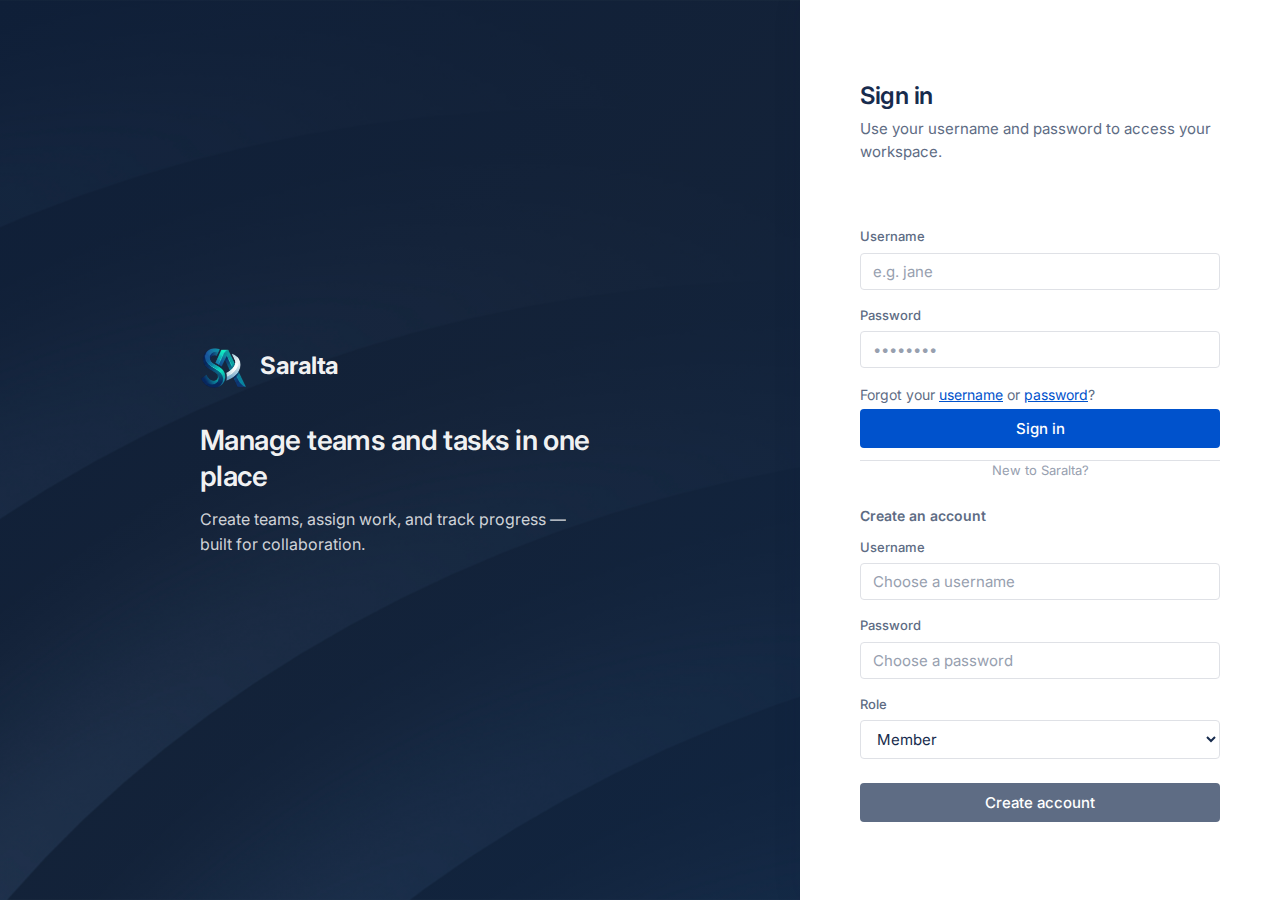
<file: frontend/index.html>
<!DOCTYPE html>
<html lang="en">
<head>
    <meta charset="UTF-8">
    <meta name="viewport" content="width=device-width, initial-scale=1.0">
    <title>Sign in — Saralta</title>
    <link rel="stylesheet" href="css/style.css">
    <link rel="preconnect" href="https://fonts.googleapis.com">
    <link rel="preconnect" href="https://fonts.gstatic.com" crossorigin>
    <link href="https://fonts.googleapis.com/css2?family=Inter:wght@400;500;600;700&display=swap" rel="stylesheet">
</head>
<body class="auth-page">
    <!-- Left: Branding (split style) -->
    <div class="auth-left">
        <div class="auth-brand">
            <div class="auth-logo">
                <img src="assets/logo.png" alt="Saralta" class="logo-img">
                <span>Saralta</span>
            </div>
            <h2>Manage teams and tasks in one place</h2>
            <p>Create teams, assign work, and track progress — built for collaboration.</p>
        </div>
    </div>

    <!-- Right: Sign in & Create account forms -->
    <div class="auth-right">
        <div class="auth-form-wrap">
            <h1 class="auth-title">Sign in</h1>
            <p class="auth-desc">Use your username and password to access your workspace.</p>

            <div id="auth-msg" class="auth-msg" role="alert" hidden></div>

            <form id="login-form" class="auth-form" onsubmit="login(event)">
                <div class="form-group">
                    <label for="username">Username</label>
                    <input type="text" id="username" name="username" placeholder="e.g. jane" required autocomplete="username">
                </div>
                <div class="form-group">
                    <label for="password">Password</label>
                    <input type="password" id="password" name="password" placeholder="••••••••" required autocomplete="current-password">
                </div>
                <div class="auth-support">
                    <p class="auth-support-text">
                        Forgot your
                        <a href="#" class="auth-link" onclick="showResetHelp('username'); return false;">username</a>
                        or
                        <a href="#" class="auth-link" onclick="showResetHelp('password'); return false;">password</a>?
                    </p>
                    <p id="auth-support-detail" class="auth-support-detail" hidden></p>
                </div>
                <button type="submit" class="btn btn-primary btn-block">Sign in</button>
            </form>

            <div id="reset-username-panel" class="auth-reset-panel" hidden>
                <h3 class="auth-subtitle">Reset username</h3>
                <p class="auth-reset-text">Use this if you know your user ID and password but forgot your username.</p>
                <form id="reset-username-form" class="auth-form auth-form--compact" onsubmit="resetUsername(event)">
                    <div class="form-group">
                        <label for="reset-username-user-id">User ID</label>
                        <input type="number" id="reset-username-user-id" placeholder="Enter your user ID" required>
                    </div>
                    <div class="form-group">
                        <label for="reset-current-password">Current password</label>
                        <input type="password" id="reset-current-password" placeholder="Current password" required>
                    </div>
                    <div class="form-group">
                        <label for="reset-new-username">New username</label>
                        <input type="text" id="reset-new-username" placeholder="Choose a new username" required>
                    </div>
                    <button type="submit" class="btn btn-secondary btn-block">Update username</button>
                </form>
            </div>

            <div id="reset-password-panel" class="auth-reset-panel" hidden>
                <h3 class="auth-subtitle">Reset password</h3>
                <p class="auth-reset-text">Use this if you know your user ID and username but forgot your password.</p>
                <form id="reset-password-form" class="auth-form auth-form--compact" onsubmit="resetPassword(event)">
                    <div class="form-group">
                        <label for="reset-password-user-id">User ID</label>
                        <input type="number" id="reset-password-user-id" placeholder="Enter your user ID" required>
                    </div>
                    <div class="form-group">
                        <label for="reset-password-username">Username</label>
                        <input type="text" id="reset-password-username" placeholder="Your username" required>
                    </div>
                    <div class="form-group">
                        <label for="reset-new-password">New password</label>
                        <input type="password" id="reset-new-password" placeholder="New password" required>
                    </div>
                    <div class="form-group">
                        <label for="reset-new-password-confirm">Confirm new password</label>
                        <input type="password" id="reset-new-password-confirm" placeholder="Repeat new password" required>
                    </div>
                    <button type="submit" class="btn btn-secondary btn-block">Update password</button>
                </form>
            </div>

            <div class="auth-divider"><span>New to Saralta?</span></div>

            <form id="register-form" class="auth-form" onsubmit="signup(event)">
                <h3 class="auth-subtitle">Create an account</h3>
                <div class="form-group">
                    <label for="reg-username">Username</label>
                    <input type="text" id="reg-username" name="username" placeholder="Choose a username" required autocomplete="username">
                </div>
                <div class="form-group">
                    <label for="reg-password">Password</label>
                    <input type="password" id="reg-password" name="password" placeholder="Choose a password" required autocomplete="new-password">
                </div>
                <div class="form-group">
                    <label for="reg-role">Role</label>
                    <select id="reg-role" name="role">
                        <option value="Member">Member</option>
                        <option value="Admin">Admin</option>
                    </select>
                </div>
                <button type="submit" class="btn btn-secondary btn-block">Create account</button>
            </form>
        </div>
    </div>

    <script src="js/api.js"></script>
    <script src="js/auth.js"></script>
</body>
</html>
</file>
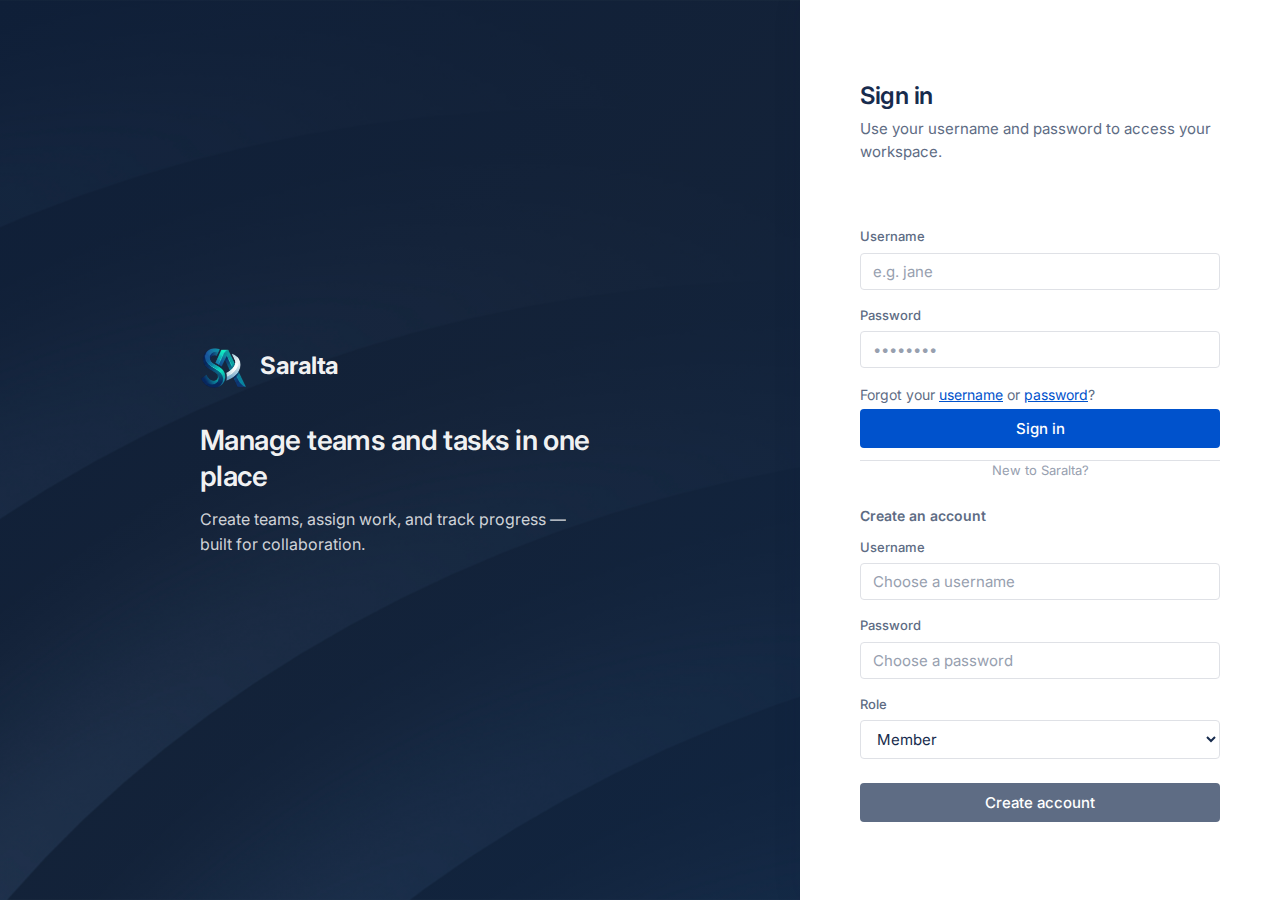
<file: frontend/dashboard.html>
<!DOCTYPE html>
<html lang="en">

<head>
    <meta charset="UTF-8">
    <meta name="viewport" content="width=device-width, initial-scale=1.0">
    <title>Dashboard — Saralta</title>
    <link rel="stylesheet" href="css/style.css?v=5">
    <link rel="preconnect" href="https://fonts.googleapis.com">
    <link rel="preconnect" href="https://fonts.gstatic.com" crossorigin>
    <link href="https://fonts.googleapis.com/css2?family=Inter:wght@400;500;600;700&display=swap" rel="stylesheet">
</head>

<body class="app-body">
    <header class="topbar">
        <div class="topbar-left">
            <div class="app-logo">
                <img src="assets/logo.png" alt="Saralta" class="logo-img">
                <span>Saralta</span>
            </div>
        </div>
        <div class="topbar-right">
            <div class="user-info">
                <div class="user-avatar" id="user-avatar"></div>
                <div class="user-meta">
                    <span class="user-name" id="user-badge">User</span>
                    <span class="user-role">ID: <span id="topbar-user-id">—</span> · <span
                            id="user-role">Member</span></span>
                </div>
            </div>
            <button type="button" class="btn btn-ghost btn-chat" onclick="toggleChatPanel()">Chat</button>
            <button type="button" class="btn btn-ghost btn-logout" onclick="logout()">Log out</button>
        </div>
    </header>

    <div class="dashboard-layout">
        <aside class="sidebar" aria-label="Teams navigation">
            <div class="sidebar-inner">
                <div class="sidebar-title">Teams</div>
                <nav class="sidebar-nav">
                    <button type="button" class="sidebar-item sidebar-item--active" id="team-nav-all"
                        onclick="selectTeamForView(null)">
                        <span class="sidebar-dot" aria-hidden="true"></span>
                        <span class="sidebar-label">All teams</span>
                    </button>
                    <div id="team-nav-list" class="sidebar-list" role="list"></div>
                </nav>
            </div>
        </aside>

        <main class="main-content">
            <!-- Welcome strip -->
            <section class="dashboard-hero">
                <div class="hero-greeting">
                    <h1 class="hero-title">Hi, <span id="hero-username">there</span></h1>
                    <p class="hero-desc">Here’s your workspace overview. <strong>Your user ID: <span
                                id="hero-user-id">—</span></strong> , <strong>Your username: <span
                                id="hero-username-desc"></span></strong> — use this when assigning tasks to yourself or
                        when others add you to a team.</p>
                </div>
                <div class="hero-stats">
                    <div class="stat-pill">
                        <span class="stat-value" id="stat-teams">0</span>
                        <span class="stat-label">Teams</span>
                    </div>
                    <div class="stat-pill">
                        <span class="stat-value" id="stat-tasks">0</span>
                        <span class="stat-label">Tasks</span>
                    </div>
                    <div class="stat-pill">
                        <span class="stat-value" id="stat-due-today">0</span>
                        <span class="stat-label">Due today</span>
                    </div>
                    <div class="stat-pill">
                        <span class="stat-value" id="stat-due-week">0</span>
                        <span class="stat-label">Due this week</span>
                    </div>
                </div>
            </section>

            <!-- Teams -->
            <section class="content-section" id="teams">
                <div class="section-head">
                    <span class="section-icon" aria-hidden="true">
                        <svg viewBox="0 0 24 24" fill="none" stroke="currentColor" stroke-width="2">
                            <path d="M17 21v-2a4 4 0 0 0-4-4H5a4 4 0 0 0-4 4v2" />
                            <circle cx="9" cy="7" r="4" />
                            <path d="M23 21v-2a4 4 0 0 0-3-3.87" />
                            <path d="M16 3.13a4 4 0 0 1 0 7.75" />
                        </svg>
                    </span>
                    <h2 class="section-title">Teams</h2>
                </div>
                <div class="cards-row">
                    <div class="card card--create" id="team-section">
                        <div class="card-icon-wrap">
                            <svg class="card-icon" viewBox="0 0 24 24" fill="none" stroke="currentColor"
                                stroke-width="2">
                                <line x1="12" y1="5" x2="12" y2="19" />
                                <line x1="5" y1="12" x2="19" y2="12" />
                            </svg>
                        </div>
                        <h3 class="card-title">Create team</h3>
                        <div class="form-group">
                            <input type="text" id="team-name" placeholder="e.g. Engineering" class="input">
                        </div>
                        <button type="button" class="btn btn-primary" onclick="createTeam()">Create team</button>
                    </div>
                    <div class="card card--action" id="activity-section">
                        <div class="card-icon-wrap">
                            <svg class="card-icon" viewBox="0 0 24 24" fill="none" stroke="currentColor"
                                stroke-width="2">
                                <path d="M3 13h4l3 7 4-14 3 7h4" />
                            </svg>
                        </div>
                        <h3 class="card-title">Create activity</h3>
                        <div class="form-group">
                            <label for="activity-team">Team</label>
                            <select id="activity-team">
                                <option value="">Select team</option>
                            </select>
                        </div>
                        <div class="form-group">
                            <label for="activity-name">Activity name</label>
                            <input type="text" id="activity-name" placeholder="e.g. Division A or Project X"
                                class="input">
                        </div>
                        <div class="form-group">
                            <label for="activity-type">Type</label>
                            <select id="activity-type">
                                <option value="Division">Division</option>
                                <option value="Project">Project</option>
                            </select>
                        </div>
                        <button type="button" class="btn btn-primary" onclick="createActivity()">Create
                            activity</button>
                    </div>
                    <div class="card card--list">
                        <div class="card-icon-wrap">
                            <svg class="card-icon" viewBox="0 0 24 24" fill="none" stroke="currentColor"
                                stroke-width="2">
                                <path d="M17 21v-2a4 4 0 0 0-4-4H5a4 4 0 0 0-4 4v2" />
                                <circle cx="9" cy="7" r="4" />
                                <path d="M23 21v-2a4 4 0 0 0-3-3.87" />
                                <path d="M16 3.13a4 4 0 0 1 0 7.75" />
                            </svg>
                        </div>
                        <h3 class="card-title">My teams</h3>
                        <div id="teams-list" class="teams-list"></div>
                    </div>
                    <div class="card card--action" id="member-section">
                        <div class="card-icon-wrap">
                            <svg class="card-icon" viewBox="0 0 24 24" fill="none" stroke="currentColor"
                                stroke-width="2">
                                <path d="M16 21v-2a4 4 0 0 0-4-4H5a4 4 0 0 0-4 4v2" />
                                <circle cx="8.5" cy="7" r="4" />
                                <line x1="20" y1="8" x2="20" y2="14" />
                                <line x1="23" y1="11" x2="17" y2="11" />
                            </svg>
                        </div>
                        <h3 class="card-title">Add member to team</h3>
                        <div class="form-group">
                            <label for="add-member-team">Team</label>
                            <select id="add-member-team">
                                <option value="">Select team</option>
                            </select>
                        </div>
                        <div class="form-group">
                            <label for="add-member-user">User</label>
                            <select id="add-member-user">
                                <option value="">Select user</option>
                            </select>
                        </div>
                        <div class="form-group">
                            <label for="add-member-role">Role</label>
                            <select id="add-member-role">
                                <option value="Member">Member</option>
                                <option value="Team Lead">Team Lead</option>
                                <option value="Group Head">Group Head</option>
                                <option value="Project Director">Project Director</option>

                                <option value="Admin">Admin</option>
                            </select>
                        </div>
                        <button type="button" class="btn btn-primary" onclick="addMemberToTeam()">Add member</button>
                    </div>
                    <!-- Admin-only management cards -->
                    <div class="card card--action" id="delete-team-card">
                        <div class="card-icon-wrap">
                            <svg class="card-icon" viewBox="0 0 24 24" fill="none" stroke="currentColor"
                                stroke-width="2">
                                <path d="M3 6h18" />
                                <path d="M8 6V4a2 2 0 0 1 2-2h4a2 2 0 0 1 2 2v2" />
                                <path d="M6 6l1 14a2 2 0 0 0 2 2h6a2 2 0 0 0 2-2l1-14" />
                            </svg>
                        </div>
                        <h3 class="card-title">Delete team</h3>
                        <p class="card-help-text">Global admin only. Teams with members, activities, or tasks cannot be
                            deleted.</p>
                        <div class="form-group">
                            <label for="delete-team-select">Team</label>
                            <select id="delete-team-select">
                                <option value="">Select team</option>
                            </select>
                        </div>
                        <button type="button" class="btn btn-danger" onclick="confirmDeleteTeam()">Delete team</button>
                    </div>

                    <div class="card card--action" id="remove-member-card">
                        <div class="card-icon-wrap">
                            <svg class="card-icon" viewBox="0 0 24 24" fill="none" stroke="currentColor"
                                stroke-width="2">
                                <path d="M16 21v-2a4 4 0 0 0-4-4H5a4 4 0 0 0-4 4v2" />
                                <circle cx="8.5" cy="7" r="4" />
                                <line x1="20" y1="8" x2="20" y2="14" />
                                <line x1="23" y1="11" x2="17" y2="11" />
                            </svg>
                        </div>
                        <h3 class="card-title">Remove member</h3>
                        <div class="form-group">
                            <label for="remove-member-team">Team</label>
                            <select id="remove-member-team">
                                <option value="">Select team</option>
                            </select>
                        </div>
                        <div class="form-group">
                            <label for="remove-member-user">Team member</label>
                            <select id="remove-member-user">
                                <option value="">Select member</option>
                            </select>
                        </div>
                        <button type="button" class="btn btn-danger" onclick="confirmRemoveMember()">Remove
                            member</button>
                    </div>

                </div>
            </section>

            <!-- User Management (Admin / Division Head) -->
            <section class="content-section" id="users-section" style="display:none;">
                <div class="section-head">
                    <span class="section-icon" aria-hidden="true">
                        <svg viewBox="0 0 24 24" fill="none" stroke="currentColor" stroke-width="2">
                            <path d="M17 21v-2a4 4 0 0 0-4-4H5a4 4 0 0 0-4 4v2" />
                            <circle cx="9" cy="7" r="4" />
                            <path d="M23 21v-2a4 4 0 0 0-3-3.87" />
                            <path d="M16 3.13a4 4 0 0 1 0 7.75" />
                        </svg>
                    </span>
                    <h2 class="section-title">Manage Users</h2>
                </div>
                <div class="card card--users-mgmt">
                    <div class="users-mgmt-toolbar">
                        <div class="users-mgmt-search">
                            <label for="users-search" class="sr-only">Search by username</label>
                            <input type="text" id="users-search" class="input" placeholder="Search by username…" aria-label="Search users">
                        </div>
                        <div class="users-mgmt-filter">
                            <label for="users-role-filter">Filter by role</label>
                            <select id="users-role-filter" class="input">
                                <option value="">All roles</option>
                                <option value="member">Member</option>
                                <option value="division head">Division Head</option>
                                <option value="admin">Admin</option>
                            </select>
                        </div>
                    </div>
                    <div class="table-wrap">
                        <table class="data-table" id="users-table">
                            <thead>
                                <tr>
                                    <th>ID</th>
                                    <th>Username</th>
                                    <th>Global Role</th>
                                    <th>Change role</th>
                                </tr>
                            </thead>
                            <tbody id="users-table-body">
                                <!-- Populated by JS -->
                            </tbody>
                        </table>
                    </div>
                    <p class="users-mgmt-hint">Filter by &quot;Member&quot; to find users to promote to Division Head. Use the quick buttons to set role.</p>
                </div>
            </section>

            <!-- Create task -->
            <section class="content-section" id="create-task">
                <div class="section-head">
                    <span class="section-icon" aria-hidden="true">
                        <svg viewBox="0 0 24 24" fill="none" stroke="currentColor" stroke-width="2">
                            <path d="M9 11l3 3L22 4" />
                            <path d="M21 12v7a2 2 0 0 1-2 2H5a2 2 0 0 1-2-2V5a2 2 0 0 1 2-2h11" />
                        </svg>
                    </span>
                    <h2 class="section-title">Create task</h2>
                </div>
                <div class="card card-wide card--form">
                    <div class="form-grid">
                        <div class="form-group">
                            <label for="task-team">Team</label>
                            <select id="task-team" required>
                                <option value="">Select team</option>
                            </select>
                        </div>
                        <div class="form-group">
                            <label for="task-activity">Activity (Division / Project)</label>
                            <select id="task-activity">
                                <option value="">Select team first</option>
                            </select>
                        </div>
                        <div class="form-group">
                            <label for="task-title">Title</label>
                            <input type="text" id="task-title" placeholder="Task title" class="input">
                        </div>
                        <div class="form-group form-group-full">
                            <label for="task-desc">Description</label>
                            <textarea id="task-desc" placeholder="Add a description (optional)" rows="2"
                                class="input"></textarea>
                        </div>
                        <div class="form-group">
                            <label for="task-type">Task type</label>
                            <select id="task-type" class="input">
                                <option value="Normal" selected>Normal</option>
                                <option value="Technical">Technical</option>
                                <option value="Procurement">Procurement</option>
                            </select>
                            <p class="form-hint form-hint--type" id="task-type-hint" style="display:none;">Technical and Procurement require approval from Admin, Division Head, Team Lead, or Project Director.</p>
                        </div>
                        <div class="form-group">
                            <label for="task-priority">Priority</label>
                            <select id="task-priority">
                                <option value="Low">Low</option>
                                <option value="Medium" selected>Medium</option>
                                <option value="High">High</option>
                            </select>
                        </div>
                        <div class="form-group">
                            <label for="task-due">Due date</label>
                            <input type="date" id="task-due" class="input">
                        </div>
                        <div class="form-group" id="task-single-assign-wrap" style="display:none;">
                            <label for="task-assignee">Assign to</label>
                            <select id="task-assignee">
                                <option value="">Optional — select team first</option>
                            </select>
                        </div>
                        <div class="form-group" id="task-lead-wrap" style="display:none;">
                            <label for="task-lead">Lead Person (Optional)</label>
                            <select id="task-lead">
                                <option value="">Select team first</option>
                            </select>
                        </div>
                        <div class="form-group" id="task-share-wrap" style="display:none;">
                            <label for="task-share">% Share (Optional)</label>
                            <input type="number" id="task-share" placeholder="0-100" min="0" max="100" class="input">
                        </div>
                        <div class="form-group form-group-full" id="task-multi-assign-wrap" style="display:none;">
                            <label>Assign to one or more people (optional)</label>
                            <div id="task-assignees-list" class="task-assignees-list"></div>
                            <button type="button" class="btn btn-ghost btn-sm" id="task-add-assignee">+ Add assignee</button>
                            <p class="form-hint">Optionally set % share per person and mark one as lead.</p>
                        </div>
                        <div class="form-group" id="task-closure-group" hidden>
                            <label for="task-closure">Closure Control (Optional)</label>
                            <select id="task-closure">
                                <option value="">Default (Admin/Div Head)</option>
                            </select>
                            <small class="form-text">Assign approval right to a specific Group Head/Project
                                Director.</small>
                        </div>
                    </div>
                    <button type="button" class="btn btn-primary" onclick="createTask()">Create task</button>
                </div>
            </section>

            <!-- Tasks list -->
            <section class="content-section" id="tasks">
                <div class="section-header-row">
                    <div class="section-head">
                        <span class="section-icon" aria-hidden="true">
                            <svg viewBox="0 0 24 24" fill="none" stroke="currentColor" stroke-width="2">
                                <path d="M14 2H6a2 2 0 0 0-2 2v16a2 2 0 0 0 2 2h12a2 2 0 0 0 2-2V8z" />
                                <polyline points="14 2 14 8 20 8" />
                                <line x1="16" y1="13" x2="8" y2="13" />
                                <line x1="16" y1="17" x2="8" y2="17" />
                                <polyline points="10 9 9 9 8 9" />
                            </svg>
                        </span>
                        <h2 class="section-title">Tasks</h2>
                    </div>
                    <div class="filter-bar">
                        <select id="filter-status" onchange="loadTasks()">
                            <option value="">All statuses</option>
                            <option value="To Do">To Do</option>
                            <option value="In Progress">In Progress</option>
                            <option value="Completed">Completed</option>
                            <option value="Pending Completion">Pending</option>
                        </select>
                        <select id="filter-assigned" onchange="loadTasks()">
                            <option value="">Assigned to</option>
                        </select>
                    </div>
                </div>
                <div class="card card-full card--table">
                    <div class="table-wrap">
                        <table class="data-table">
                            <thead>
                                <tr>
                                    <th class="col-task">Task</th>
                                    <th>Assigned</th>
                                    <th class="col-type">Type</th>
                                    <th>Priority</th>
                                    <th>Status</th>
                                    <th class="col-due">Due</th>
                                    <th class="col-days-left">Days left</th>
                                    <th class="col-ext">Extension</th>
                                    <th class="col-actions">Actions</th>
                                </tr>
                            </thead>
                            <tbody id="task-table"></tbody>
                        </table>
                    </div>
                    <div id="tasks-empty" class="empty-state" hidden>
                        <div class="empty-state-icon" aria-hidden="true">
                            <svg viewBox="0 0 24 24" fill="none" stroke="currentColor" stroke-width="1.5">
                                <path d="M14 2H6a2 2 0 0 0-2 2v16a2 2 0 0 0 2 2h12a2 2 0 0 0 2-2V8z" />
                                <polyline points="14 2 14 8 20 8" />
                                <line x1="16" y1="13" x2="8" y2="13" />
                                <line x1="16" y1="17" x2="8" y2="17" />
                            </svg>
                        </div>
                        <p class="empty-state-title">No tasks yet</p>
                        <p class="empty-state-desc">Create a task above to get started.</p>
                    </div>
                </div>
            </section>

        </main>

        <!-- Activity chat panel (toggle like VS Code) -->
        <aside class="chat-panel" id="chat-panel" hidden aria-label="Activity discussion panel">
            <div class="chat-header">
                <div class="chat-title">
                    <span>Activity chat</span>
                    <span class="chat-subtitle" id="chat-subtitle">Select an activity</span>
                </div>
                <button type="button" class="chat-close" onclick="toggleChatPanel(false)"
                    aria-label="Close chat">&times;</button>
            </div>
            <div class="chat-body" id="chat-messages">
                <div class="chat-empty">Select a specific activity to view its discussion.</div>
            </div>
            <div class="chat-compose">
                <textarea id="chat-input" class="input" rows="2" placeholder="Write a message…"
                    onkeydown="onChatKeyDown(event)"></textarea>
                <button type="button" class="btn btn-primary" onclick="sendChatMessage()">Send</button>
            </div>
        </aside>
    </div>

    <div id="toast" class="toast" role="status" aria-live="polite" hidden></div>

    <!-- Completion proof modal -->
    <div id="completion-proof-modal" class="modal" hidden role="dialog" aria-labelledby="completion-proof-modal-title"
        aria-modal="true">
        <div class="modal-backdrop" onclick="closeCompletionProofModal()"></div>
        <div class="modal-content">
            <div class="modal-header">
                <h2 id="completion-proof-modal-title" class="modal-title">Attach Task Completion Proof (PDF / Word /
                    Screenshot)</h2>
                <button type="button" class="modal-close" onclick="closeCompletionProofModal()"
                    aria-label="Close">&times;</button>
            </div>
            <div class="modal-body">
                <p class="completion-proof-desc">Upload your completion proof. Accepted formats: PDF, Word (.doc,
                    .docx), or image (.png, .jpg, .jpeg, .gif). Max 10 MB.</p>
                <div id="completion-proof-form" class="completion-proof-form">
                    <input type="hidden" id="completion-proof-task-id" value="">
                    <div class="form-group">
                        <label for="completion-proof-file">Choose file</label>
                        <input type="file" id="completion-proof-file" accept=".pdf,.doc,.docx,.png,.jpg,.jpeg,.gif"
                            class="input">
                    </div>
                    <div class="modal-actions">
                        <button type="button" class="btn btn-ghost"
                            onclick="closeCompletionProofModal()">Cancel</button>
                        <button type="button" class="btn btn-primary" id="completion-proof-submit">Submit for
                            approval</button>
                    </div>
                </div>
            </div>
        </div>
    </div>

    <script src="js/api.js?v=6"></script>
    <script src="js/dashboard.js?v=7"></script>
</body>

</html>
</file>
<file: frontend/css/style.css>
/* ============================================
   Saralta — Professional UI
   JIRA / ClickUp / Microsoft Teams style
   ============================================ */

:root {
    /* Main area */
    --main-bg: #f4f5f7;
    --surface: #ffffff;
    --border: #dfe1e6;
    --border-light: #ebecf0;

    /* Text */
    --text: #172b4d;
    --text-secondary: #5e6c84;
    --text-muted: #97a0af;

    /* Brand & actions */
    --primary: #0052cc;
    --primary-hover: #0065ff;
    --primary-light: #deebff;
    --success: #00875a;
    --success-bg: #e3fcef;
    --danger: #de350b;
    --danger-bg: #ffebe6;
    --warning: #ff8b00;
    --warning-bg: #fff4e6;

    /* Priority */
    --priority-low: #00875a;
    --priority-low-bg: #e3fcef;
    --priority-medium: #ff8b00;
    --priority-medium-bg: #fff4e6;
    --priority-high: #de350b;
    --priority-high-bg: #ffebe6;

    /* Status */
    --status-todo: #5e6c84;
    --status-todo-bg: #ebecf0;
    --status-progress: #0052cc;
    --status-progress-bg: #deebff;
    --status-done: #00875a;
    --status-done-bg: #e3fcef;

    /* Layout */
    --radius: 8px;
    --radius-sm: 4px;
    --shadow: 0 1px 2px rgba(9, 30, 66, 0.08);
    --shadow-md: 0 4px 12px rgba(9, 30, 66, 0.12);
    --font: "Inter", -apple-system, BlinkMacSystemFont, "Segoe UI", sans-serif;
}

* {
    box-sizing: border-box;
}

body {
    font-family: var(--font);
    font-size: 14px;
    line-height: 1.5;
    color: var(--text);
    background: var(--main-bg);
    margin: 0;
    padding: 0;
    -webkit-font-smoothing: antialiased;
}

/* ========== AUTH PAGE (Login / Register) ========== */

.auth-page {
    min-height: 100vh;
    display: flex;
}

.auth-left {
    flex: 1;
    background: linear-gradient(135deg, rgba(23, 43, 77, 0.5) 0%, rgba(37, 56, 88, 0.4) 50%, rgba(26, 54, 93, 0.5) 100%),
                url('../assets/background1.jpg') center / cover no-repeat;
    display: flex;
    align-items: center;
    justify-content: center;
    padding: 48px;
}

.auth-brand {
    max-width: 400px;
    color: rgba(255, 255, 255, 0.95);
}

.auth-brand .auth-logo {
    display: inline-flex;
    align-items: center;
    gap: 12px;
    margin-bottom: 32px;
}

.auth-brand .logo-svg,
.auth-brand .logo-img {
    width: 48px;
    height: 48px;
    color: #fff;
    object-fit: contain;
}

.auth-brand .auth-logo span {
    font-size: 1.5rem;
    font-weight: 700;
    letter-spacing: -0.02em;
}

.auth-brand h2 {
    font-size: 1.75rem;
    font-weight: 600;
    margin: 0 0 12px;
    line-height: 1.3;
    letter-spacing: -0.02em;
}

.auth-brand p {
    margin: 0;
    font-size: 1rem;
    opacity: 0.85;
    line-height: 1.6;
}

.auth-right {
    width: 480px;
    min-width: 400px;
    display: flex;
    align-items: center;
    justify-content: center;
    padding: 48px;
    background: var(--surface);
    box-shadow: -4px 0 24px rgba(9, 30, 66, 0.08);
}

.auth-form-wrap {
    width: 100%;
    max-width: 360px;
}

.auth-title {
    font-size: 1.5rem;
    font-weight: 600;
    margin: 0 0 4px;
    color: var(--text);
    letter-spacing: -0.02em;
}

.auth-desc {
    font-size: 0.9375rem;
    color: var(--text-secondary);
    margin: 0 0 24px;
}

.auth-subtitle {
    font-size: 0.875rem;
    font-weight: 600;
    color: var(--text-secondary);
    margin: 0 0 12px;
}

.auth-msg {
    padding: 12px 14px;
    border-radius: var(--radius-sm);
    font-size: 0.875rem;
    margin-bottom: 16px;
    display: block;
}

.auth-msg.success {
    background: var(--success-bg);
    color: var(--success);
}

.auth-msg.error {
    background: var(--danger-bg);
    color: var(--danger);
}

.auth-form .form-group {
    margin-bottom: 16px;
}

.auth-form .form-group:last-of-type {
    margin-bottom: 20px;
}

.auth-form label {
    display: block;
    font-size: 0.8125rem;
    font-weight: 500;
    color: var(--text);
    margin-bottom: 6px;
}

.auth-form input,
.auth-form select {
    width: 100%;
    padding: 10px 12px;
    border: 1px solid var(--border);
    border-radius: var(--radius-sm);
    font-family: var(--font);
    font-size: 0.9375rem;
    color: var(--text);
    background: var(--surface);
    transition: border-color 0.15s, box-shadow 0.15s;
}

.auth-form input::placeholder {
    color: var(--text-muted);
}

.auth-form input:focus,
.auth-form select:focus {
    outline: none;
    border-color: var(--primary);
    box-shadow: 0 0 0 2px var(--primary-light);
}

.auth-support {
    margin-top: 4px;
}

.auth-support-text {
    font-size: 0.875rem;
    color: var(--text-secondary);
    margin: 0;
}

.auth-support-detail {
    font-size: 0.8125rem;
    color: var(--text-muted);
    margin: 4px 0 0;
}

.auth-link {
    color: var(--primary);
    text-decoration: underline;
}

.auth-link:hover {
    color: var(--primary-hover);
}

.procurement-stage-select {
    margin-top: 8px;
    width: 64%;
}

.procurement-stage-label {
    display: inline-block;
    margin-top: 11px;
    margin-right: 4px;
    font-size: 0.8125rem;
    color: var(--text-secondary);
}

.auth-reset-panel {
    margin-top: 16px;
    padding-top: 12px;
    border-top: 1px solid var(--border-light);
}

.auth-reset-text {
    font-size: 0.875rem;
    color: var(--text-secondary);
    margin: 0 0 12px;
}

.auth-form--compact .form-group {
    margin-bottom: 12px;
}

.auth-form .btn-block {
    width: 100%;
    padding: 10px 16px;
    margin-top: 4px;
}

.auth-divider {
    text-align: center;
    margin: 24px 0;
    color: var(--text-muted);
    font-size: 0.8125rem;
}

.auth-divider span {
    display: inline-block;
    padding: 0 12px;
    background: var(--surface);
    position: relative;
}

.auth-divider::before {
    content: "";
    display: block;
    height: 1px;
    background: var(--border);
    margin-top: -12px;
}

@media (max-width: 900px) {
    .auth-page { flex-direction: column; }
    .auth-left { min-height: 200px; padding: 32px; }
    .auth-right { width: 100%; min-width: 0; }
}

/* ========== APP LAYOUT (Top bar only) ========== */

.app-body {
    min-height: 100vh;
    display: flex;
    flex-direction: column;
}

.topbar {
    background: var(--surface);
    padding: 12px 24px;
    border-bottom: 1px solid var(--border-light);
    display: flex;
    align-items: center;
    justify-content: space-between;
    position: sticky;
    top: 0;
    z-index: 50;
    box-shadow: var(--shadow);
}

.topbar-left {
    display: flex;
    align-items: center;
}

.topbar-right {
    display: flex;
    align-items: center;
    gap: 16px;
}

.app-logo {
    display: flex;
    align-items: center;
    gap: 10px;
    font-size: 1.125rem;
    font-weight: 700;
    letter-spacing: -0.02em;
    color: var(--text);
}

.app-logo .logo-svg,
.app-logo .logo-img {
    width: 32px;
    height: 32px;
    color: var(--primary);
    object-fit: contain;
}

.user-info {
    display: flex;
    align-items: center;
    gap: 10px;
}

.user-avatar {
    width: 36px;
    height: 36px;
    border-radius: 50%;
    background: var(--primary);
    color: #fff;
    display: flex;
    align-items: center;
    justify-content: center;
    font-size: 0.875rem;
    font-weight: 600;
    flex-shrink: 0;
}

.user-meta {
    display: flex;
    flex-direction: column;
    min-width: 0;
}

.user-name {
    font-size: 0.875rem;
    font-weight: 500;
    color: var(--text);
    white-space: nowrap;
    overflow: hidden;
    text-overflow: ellipsis;
}

.user-role {
    font-size: 0.75rem;
    color: var(--text-muted);
}

.main-content {
    flex: 1;
    padding: 28px 24px 40px;
    max-width: 1160px;
    margin: 0 auto;
    width: 100%;
}

/* ========== DASHBOARD LAYOUT (Sidebar + content) ========== */

.dashboard-layout {
    flex: 1;
    display: flex;
    width: 100%;
    align-items: stretch;
}

.sidebar {
    flex: 0 0 280px;
    width: 280px;
    background: var(--surface);
    border-right: 1px solid var(--border-light);
    position: sticky;
    top: 60px; /* below topbar */
    height: calc(100vh - 60px);
    box-shadow: 2px 0 18px rgba(9, 30, 66, 0.06);
    z-index: 40;
}

.sidebar-inner {
    height: 100%;
    padding: 18px 14px;
    overflow: auto;
}

.sidebar-title {
    font-size: 0.75rem;
    font-weight: 700;
    letter-spacing: 0.08em;
    text-transform: uppercase;
    color: var(--text-muted);
    padding: 10px 10px 6px;
}

.sidebar-nav {
    display: flex;
    flex-direction: column;
    gap: 6px;
}

.sidebar-list {
    display: flex;
    flex-direction: column;
    gap: 6px;
    margin-top: 6px;
}

.sidebar-item {
    width: 100%;
    display: flex;
    align-items: center;
    gap: 10px;
    padding: 10px 10px;
    border-radius: 10px;
    border: 1px solid transparent;
    background: transparent;
    cursor: pointer;
    color: var(--text);
    font-family: var(--font);
    font-size: 0.9375rem;
    text-align: left;
    transition: background 0.15s, border-color 0.15s, box-shadow 0.15s;
}

.sidebar-item:hover {
    background: #f6f7f9;
    border-color: var(--border-light);
}

.sidebar-item--active {
    background: var(--primary-light);
    border-color: rgba(0, 82, 204, 0.22);
    box-shadow: 0 1px 0 rgba(9, 30, 66, 0.02);
}

.sidebar-dot {
    width: 10px;
    height: 10px;
    border-radius: 50%;
    background: var(--border);
    flex-shrink: 0;
}

.sidebar-item--active .sidebar-dot {
    background: var(--primary);
}

.sidebar-label {
    min-width: 0;
    overflow: hidden;
    text-overflow: ellipsis;
    white-space: nowrap;
}

.sidebar-empty {
    padding: 10px 10px;
    color: var(--text-muted);
    font-size: 0.875rem;
}

.sidebar-team {
    display: flex;
    flex-direction: column;
}

.sidebar-team-btn .sidebar-caret {
    margin-left: auto;
    width: 8px;
    height: 8px;
    border-right: 2px solid var(--text-muted);
    border-bottom: 2px solid var(--text-muted);
    transform: rotate(-45deg);
    opacity: 0.7;
}

.sidebar-team-btn.sidebar-item--active .sidebar-caret {
    border-color: var(--primary);
    opacity: 0.9;
}

.sidebar-sublist {
    margin-top: 6px;
    margin-left: 22px;
    padding-left: 10px;
    border-left: 1px dashed var(--border);
    display: flex;
    flex-direction: column;
    gap: 6px;
}

.sidebar-subitem {
    width: 100%;
    padding: 8px 10px;
    border-radius: 10px;
    border: 1px solid transparent;
    background: transparent;
    cursor: pointer;
    color: var(--text-secondary);
    font-family: var(--font);
    font-size: 0.875rem;
    text-align: left;
    transition: background 0.15s, border-color 0.15s, color 0.15s;
}

.sidebar-subitem:hover {
    background: #f6f7f9;
    border-color: var(--border-light);
    color: var(--text);
}

.sidebar-subitem--active {
    background: rgba(0, 82, 204, 0.10);
    border-color: rgba(0, 82, 204, 0.18);
    color: var(--primary);
}

.sidebar-submeta {
    color: var(--text-muted);
    font-size: 0.8125rem;
}

.sidebar-subempty {
    padding: 6px 10px;
    color: var(--text-muted);
    font-size: 0.8125rem;
}

/* Make main area take remaining space and keep existing max-width within */
.dashboard-layout .main-content {
    flex: 1;
    max-width: none;
    margin: 0;
    width: auto;
    min-width: 0; /* prevents flex overflow pushing sidebar offscreen */
}

.dashboard-layout .main-content > * {
    max-width: 1160px;
    margin-left: auto;
    margin-right: auto;
}

@media (max-width: 980px) {
    .sidebar {
        position: relative;
        top: auto;
        height: auto;
        width: 100%;
        border-right: none;
        border-bottom: 1px solid var(--border-light);
        box-shadow: var(--shadow);
    }
    .dashboard-layout {
        flex-direction: column;
    }
    .sidebar-inner {
        padding: 14px;
    }
    .sidebar-list {
        flex-direction: row;
        flex-wrap: wrap;
    }
    .sidebar-item {
        width: auto;
    }
    .sidebar-sublist {
        margin-left: 0;
        padding-left: 0;
        border-left: none;
        width: 100%;
    }
}

/* ========== DASHBOARD HERO ========== */

.dashboard-hero {
    display: flex;
    align-items: center;
    justify-content: space-between;
    flex-wrap: wrap;
    gap: 20px;
    margin-bottom: 32px;
    padding: 24px 28px;
    background: linear-gradient(135deg, #0052cc 0%, #0747a6 100%);
    border-radius: var(--radius);
    color: #fff;
    box-shadow: 0 4px 12px rgba(0, 82, 204, 0.25);
}

.hero-greeting {
    flex: 1;
    min-width: 0;
}

.hero-title {
    margin: 0 0 4px;
    font-size: 1.5rem;
    font-weight: 700;
    letter-spacing: -0.02em;
    color: #fff;
}

.hero-desc {
    margin: 0;
    font-size: 0.9375rem;
    opacity: 0.9;
}

.hero-stats {
    display: flex;
    gap: 20px;
}

.stat-pill {
    display: flex;
    flex-direction: column;
    align-items: center;
    justify-content: center;
    min-width: 72px;
    padding: 12px 20px;
    background: rgba(255, 255, 255, 0.15);
    border-radius: var(--radius);
    backdrop-filter: blur(4px);
}

.stat-value {
    font-size: 1.5rem;
    font-weight: 700;
    line-height: 1.2;
    color: #fff;
}

.stat-label {
    font-size: 0.6875rem;
    font-weight: 600;
    text-transform: uppercase;
    letter-spacing: 0.06em;
    opacity: 0.9;
}

/* ========== SECTIONS & CARDS ========== */

.content-section {
    margin-bottom: 40px;
}

.section-head {
    display: flex;
    align-items: center;
    gap: 10px;
    margin-bottom: 16px;
}

.section-head .section-title {
    margin: 0;
    font-size: 1.125rem;
    font-weight: 600;
    color: var(--text);
    letter-spacing: -0.01em;
}

.section-icon {
    display: flex;
    align-items: center;
    justify-content: center;
    width: 28px;
    height: 28px;
    border-radius: 6px;
    background: var(--primary-light);
    color: var(--primary);
}

.section-icon svg {
    width: 16px;
    height: 16px;
}

.section-header-row {
    display: flex;
    align-items: center;
    justify-content: space-between;
    flex-wrap: wrap;
    gap: 16px;
    margin-bottom: 16px;
}

.section-header-row .section-head {
    margin-bottom: 0;
}

.card {
    background: var(--surface);
    border-radius: var(--radius);
    padding: 22px;
    box-shadow: 0 1px 3px rgba(9, 30, 66, 0.06);
    border: 1px solid var(--border-light);
    transition: box-shadow 0.2s, border-color 0.2s;
}

.card:hover {
    box-shadow: 0 4px 12px rgba(9, 30, 66, 0.08);
}

.card--create {
    border-left: 3px solid var(--primary);
}

.card--list {
    border-left: 3px solid var(--success);
}

.card--action {
    border-left: 3px solid var(--warning);
}

.card--form {
    border-left: 3px solid var(--primary);
}

.card-icon-wrap {
    display: flex;
    align-items: center;
    justify-content: center;
    width: 36px;
    height: 36px;
    margin-bottom: 12px;
    border-radius: 8px;
    background: var(--primary-light);
    color: var(--primary);
}

.card-icon {
    width: 18px;
    height: 18px;
}

.card-title {
    margin: 0 0 14px;
    font-size: 0.9375rem;
    font-weight: 600;
    color: var(--text);
}

.cards-row {
    display: grid;
    grid-template-columns: repeat(3, 1fr);
    gap: 20px;
}

.card-wide {
    max-width: 720px;
}

.card-full {
    overflow: hidden;
    padding: 0;
}

.card--table .table-wrap {
    border-radius: 0 0 var(--radius) var(--radius);
}

.card--activity {
    padding: 20px 22px;
}

/* Manage Users: toolbar and table */
.card--users-mgmt {
    padding: 20px 22px;
}

.users-mgmt-toolbar {
    display: flex;
    flex-wrap: wrap;
    gap: 16px;
    align-items: center;
    margin-bottom: 16px;
}

.users-mgmt-search input {
    min-width: 220px;
}

.users-mgmt-filter label {
    margin-right: 8px;
    font-size: 0.875rem;
    color: var(--text-muted);
}

.users-mgmt-filter select {
    min-width: 140px;
}

.users-action-cell {
    display: flex;
    flex-wrap: wrap;
    align-items: center;
    gap: 10px;
}

.users-action-cell .users-role-select {
    min-width: 130px;
}

.users-quick-btns {
    display: inline-flex;
    gap: 6px;
}

.users-quick-btns .btn {
    white-space: nowrap;
}

.users-mgmt-hint {
    margin-top: 12px;
    font-size: 0.8125rem;
    color: var(--text-muted);
}

.task-assignees-list {
    display: flex;
    flex-direction: column;
    gap: 10px;
    margin-bottom: 10px;
}

.task-assignee-row {
    display: flex;
    flex-wrap: wrap;
    align-items: center;
    gap: 10px;
}

.task-assignee-row .task-assignee-user {
    min-width: 160px;
}

.task-assignee-lead-wrap {
    display: inline-flex;
    align-items: center;
    gap: 6px;
    font-size: 0.875rem;
    cursor: pointer;
}

.form-hint {
    font-size: 0.8125rem;
    color: var(--text-muted);
    margin-top: 6px;
}

.sr-only {
    position: absolute;
    width: 1px;
    height: 1px;
    padding: 0;
    margin: -1px;
    overflow: hidden;
    clip: rect(0, 0, 0, 0);
    border: 0;
}

.card .btn-primary {
    margin-top: 4px;
}

@media (max-width: 900px) {
    .cards-row { grid-template-columns: 1fr; }
    .dashboard-hero { flex-direction: column; align-items: flex-start; }
}

/* ========== FORMS ========== */

.form-group {
    margin-bottom: 16px;
}

.form-group label {
    display: block;
    font-size: 0.8125rem;
    font-weight: 500;
    color: var(--text-secondary);
    margin-bottom: 6px;
}

.input,
.form-group input,
.form-group select,
.form-group textarea {
    width: 100%;
    padding: 8px 12px;
    border: 1px solid var(--border);
    border-radius: var(--radius-sm);
    font-family: var(--font);
    font-size: 0.9375rem;
    color: var(--text);
    background: var(--surface);
    transition: border-color 0.15s, box-shadow 0.15s;
}

.form-group input:focus,
.form-group select:focus,
.form-group textarea:focus {
    outline: none;
    border-color: var(--primary);
    box-shadow: 0 0 0 2px var(--primary-light);
}

.form-group textarea {
    resize: vertical;
    min-height: 64px;
}

.form-grid {
    display: grid;
    grid-template-columns: repeat(2, 1fr);
    gap: 16px 20px;
}

.form-group-full {
    grid-column: 1 / -1;
}

@media (max-width: 600px) {
    .form-grid { grid-template-columns: 1fr; }
}

/* ========== BUTTONS ========== */

.btn {
    display: inline-flex;
    align-items: center;
    justify-content: center;
    padding: 8px 16px;
    font-family: var(--font);
    font-size: 0.9375rem;
    font-weight: 500;
    border: none;
    border-radius: var(--radius-sm);
    cursor: pointer;
    transition: background 0.15s, color 0.15s, box-shadow 0.15s;
}

.btn:active {
    transform: scale(0.98);
}

.btn-primary {
    background: var(--primary);
    color: #fff;
}

.btn-primary:hover {
    background: var(--primary-hover);
}

.btn-secondary {
    background: var(--text-secondary);
    color: #fff;
}

.btn-secondary:hover {
    background: #42526e;
}

.btn-ghost {
    background: transparent;
    color: var(--primary);
    border: 1px solid var(--border);
}

.btn-ghost:hover {
    background: var(--primary-light);
    border-color: var(--primary);
}

.btn-sm {
    padding: 6px 12px;
    font-size: 0.8125rem;
}

.btn-logout {
    padding: 8px 14px;
    font-size: 0.875rem;
    color: var(--text-secondary);
    background: transparent;
    border: 1px solid var(--border);
}

.btn-chat {
    padding: 8px 12px;
}

/* ========== CHAT PANEL (Activity chat) ========== */

.chat-panel {
    flex: 0 0 360px;
    width: 360px;
    background: var(--surface);
    border-left: 1px solid var(--border-light);
    box-shadow: -2px 0 18px rgba(9, 30, 66, 0.06);
    position: sticky;
    top: 60px;
    height: calc(100vh - 60px);
    display: flex;
    flex-direction: column;
    z-index: 40;
}

/* Ensure `hidden` actually hides the panel (class display would otherwise override). */
.chat-panel[hidden] {
    display: none !important;
}

.chat-header {
    padding: 14px 14px 10px;
    border-bottom: 1px solid var(--border-light);
    display: flex;
    align-items: flex-start;
    justify-content: space-between;
    gap: 10px;
}

.chat-title {
    display: flex;
    flex-direction: column;
    gap: 2px;
    min-width: 0;
}

.chat-title > span:first-child {
    font-size: 0.9375rem;
    font-weight: 600;
    color: var(--text);
}

.chat-subtitle {
    font-size: 0.75rem;
    color: var(--text-muted);
    white-space: nowrap;
    overflow: hidden;
    text-overflow: ellipsis;
    max-width: 260px;
}

.chat-close {
    background: transparent;
    border: 1px solid var(--border-light);
    border-radius: 10px;
    width: 34px;
    height: 34px;
    font-size: 18px;
    line-height: 1;
    color: var(--text-muted);
    cursor: pointer;
}

.chat-close:hover {
    background: var(--main-bg);
    color: var(--text);
}

.chat-body {
    flex: 1;
    overflow: auto;
    padding: 12px 14px;
    display: flex;
    flex-direction: column;
    gap: 10px;
}

.chat-empty {
    color: var(--text-muted);
    font-size: 0.875rem;
    padding: 12px 6px;
}

.chat-msg {
    border: 1px solid var(--border-light);
    background: #fff;
    border-radius: 12px;
    padding: 10px 10px;
}

.chat-msg--system {
    background: #f6f7f9;
    border-style: dashed;
}

.chat-meta {
    display: flex;
    align-items: baseline;
    justify-content: space-between;
    gap: 10px;
    margin-bottom: 6px;
}

.chat-who {
    font-size: 0.75rem;
    font-weight: 600;
    color: var(--text-secondary);
}

.chat-when {
    font-size: 0.6875rem;
    color: var(--text-muted);
    white-space: nowrap;
}

.chat-text {
    font-size: 0.875rem;
    color: var(--text);
    white-space: pre-wrap;
    word-wrap: break-word;
}

.chat-compose {
    border-top: 1px solid var(--border-light);
    padding: 12px 14px 14px;
    display: grid;
    grid-template-columns: 1fr auto;
    gap: 10px;
    align-items: end;
}

.chat-compose textarea {
    resize: none;
    min-height: 64px;
}

@media (max-width: 980px) {
    .chat-panel {
        position: fixed;
        top: 60px;
        right: 0;
        height: calc(100vh - 60px);
        width: min(420px, 92vw);
        max-width: 92vw;
    }
}
.btn-logout:hover {
    background: var(--main-bg);
    color: var(--text);
    border-color: var(--border);
}

/* ========== TEAMS LIST ========== */

.teams-list {
    display: flex;
    flex-wrap: wrap;
    gap: 8px;
    min-height: 32px;
}

.team-tag {
    display: inline-flex;
    align-items: center;
    padding: 6px 12px;
    background: var(--primary-light);
    color: var(--primary);
    border-radius: 20px;
    font-size: 0.8125rem;
    font-weight: 500;
}

.empty-state {
    color: var(--text-muted);
    font-size: 0.875rem;
    margin: 0;
    padding: 32px 24px;
    text-align: center;
}

.empty-state-icon {
    width: 48px;
    height: 48px;
    margin: 0 auto 12px;
    color: var(--text-muted);
    opacity: 0.6;
}

.empty-state-icon svg {
    width: 100%;
    height: 100%;
}

.empty-state-icon--sm {
    width: 32px;
    height: 32px;
    margin-bottom: 8px;
}

.empty-state-title {
    margin: 0 0 4px;
    font-size: 0.9375rem;
    font-weight: 600;
    color: var(--text-secondary);
}

.empty-state-desc {
    margin: 0;
    font-size: 0.8125rem;
    color: var(--text-muted);
}

.teams-list .empty-state,
.empty-state--inline {
    padding: 16px 0;
    text-align: left;
}

.card--table .empty-state {
    display: flex;
    flex-direction: column;
    align-items: center;
    justify-content: center;
    min-height: 200px;
}

/* ========== FILTER BAR ========== */

.filter-bar {
    display: flex;
    gap: 10px;
    align-items: center;
    flex-wrap: wrap;
}

.filter-bar select {
    height: 36px;
    padding: 0 12px;
    border: 1px solid var(--border);
    border-radius: var(--radius-sm);
    font-family: var(--font);
    font-size: 0.8125rem;
    color: var(--text);
    background: var(--surface);
    cursor: pointer;
}

.filter-bar .input-filter {
    width: 120px;
    height: 36px;
    padding: 0 12px;
    font-size: 0.8125rem;
}

.filters {
    display: flex;
    gap: 8px;
    align-items: center;
}

.filters select {
    padding: 6px 10px;
    border: 1px solid var(--border);
    border-radius: var(--radius-sm);
    font-family: var(--font);
    font-size: 0.875rem;
    color: var(--text);
    background: var(--surface);
    cursor: pointer;
}

.input-filter {
    width: 140px;
    padding: 6px 10px;
    font-size: 0.875rem;
}

/* ========== TABLE ========== */

.table-wrap {
    overflow-x: auto;
    -webkit-overflow-scrolling: touch;
}

.data-table {
    width: 100%;
    min-width: 820px;
    border-collapse: collapse;
    font-size: 0.8125rem;
}

.data-table th {
    text-align: left;
    padding: 8px 10px;
    font-weight: 600;
    font-size: 0.65rem;
    text-transform: uppercase;
    letter-spacing: 0.04em;
    color: var(--text-muted);
    background: var(--main-bg);
    border-bottom: 1px solid var(--border);
    white-space: nowrap;
}

.data-table td {
    padding: 8px 6px 8px 10px;
    border-bottom: 1px solid var(--border-light);
    color: var(--text);
    vertical-align: middle;
    overflow: hidden;
    text-overflow: ellipsis;
}

.data-table .col-task {
    min-width: 140px;
    max-width: 220px;
}
.data-table .col-task .task-name-link {
    white-space: nowrap;
    overflow: hidden;
    text-overflow: ellipsis;
    max-width: 100%;
    display: inline-block;
}

.data-table .col-assigned {
    min-width: 95px;
    max-width: 140px;
    white-space: nowrap;
    overflow: hidden;
    text-overflow: ellipsis;
}

.data-table .col-type {
    min-width: 95px;
    white-space: nowrap;
}

.data-table .col-due {
    min-width: 96px;
    white-space: nowrap;
}

.data-table .col-days-left {
    min-width: 56px;
    width: 56px;
    text-align: left;
    white-space: nowrap;
}

.data-table .col-ext {
    min-width: 82px;
    white-space: nowrap;
}

.data-table .col-actions {
    min-width: 110px;
}

.data-table td:nth-child(4),
.data-table td:nth-child(5) {
    white-space: nowrap;
}

.data-table .task-name {
    font-weight: 500;
    color: var(--text);
}

.task-name-link {
    background: none;
    border: none;
    padding: 0;
    font-family: inherit;
    font-size: inherit;
    font-weight: 500;
    color: var(--text);
    cursor: pointer;
    text-align: left;
    text-decoration: none;
}

.task-name-link:hover {
    text-decoration: underline;
    color: var(--primary);
}

.task-name--warning {
    color: var(--warning);
}

.task-name--overdue {
    color: var(--danger);
}

.task-name--completed {
    color: var(--success);
}
.task-name--completed {
    color: var(--success);
}

.task-description-row td {
    background: var(--main-bg);
    border-bottom: 1px solid var(--border-light);
    padding: 10px 10px;
    vertical-align: top;
}
.data-table .task-type-badge {
    padding: 2px 6px;
    font-size: 0.7rem;
}

/* Use class for visibility so Edge shows/hides description row reliably */
.task-description-row-hidden {
    display: none !important;
}

.task-description {
    font-size: 0.875rem;
    color: var(--text-secondary);
    line-height: 1.5;
}

.task-description .text-muted {
    color: var(--text-muted);
}

.data-table tbody tr {
    transition: background 0.12s ease;
}

.data-table tbody tr:hover {
    background: #f8f9fb;
}

.data-table tbody tr:last-child td {
    border-bottom: none;
}

.days-left {
    display: inline-block;
    min-width: 32px;
    padding: 2px 8px;
    border-radius: 999px;
    font-size: 0.75rem;
    font-weight: 500;
    text-align: center;
    background: var(--status-todo-bg);
    color: var(--status-todo);
}
.data-table .days-left {
    min-width: 24px;
    padding: 2px 4px;
    font-size: 0.7rem;
}

.days-left--warning {
    background: var(--warning-bg);
    color: var(--warning);
}

.days-left--overdue {
    background: var(--danger-bg);
    color: var(--danger);
}

.days-left--completed {
    background: var(--success-bg);
    color: var(--success);
}

.btn-ext {
    padding: 4px 10px;
    font-size: 0.75rem;
    border-radius: 999px;
}

.btn-ext--primary {
    background: var(--primary-light);
    color: var(--primary);
    border: 1px solid rgba(0, 82, 204, 0.35);
}

.btn-ext--primary:hover {
    background: var(--primary);
    color: #fff;
}

.btn-ext--pending {
    background: var(--danger-bg);
    color: var(--danger);
}

.btn-ext--approved {
    background: var(--success-bg);
    color: var(--success);
}

.days-left--completed {
    background: var(--success-bg);
    color: var(--success);
}

.status-select {
    padding: 6px 10px;
    border: 1px solid var(--border);
    border-radius: var(--radius-sm);
    font-family: var(--font);
    font-size: 0.8125rem;
    color: var(--text);
    background: var(--surface);
    cursor: pointer;
    min-width: 120px;
}
.data-table .status-select {
    padding: 4px 6px;
    font-size: 0.75rem;
    min-width: 100px;
}
.data-table .assign-select {
    padding: 4px 6px;
    font-size: 0.75rem;
    min-width: 90px;
}

.status-select:focus {
    outline: none;
    border-color: var(--primary);
}

.assign-select {
    padding: 6px 10px;
    border: 1px solid var(--border);
    border-radius: var(--radius-sm);
    font-family: var(--font);
    font-size: 0.8125rem;
    color: var(--text);
    background: var(--surface);
    cursor: pointer;
    min-width: 140px;
}

.assign-select:focus {
    outline: none;
    border-color: var(--primary);
}

/* Assigned column: same dropdown style as Actions column (status-select) */
.assigned-select {
    min-width: 120px;
}

/* Task type (Normal / Technical / Procurement) */
.col-type {
    min-width: 120px;
}
.task-type-badge {
    display: inline-block;
    padding: 4px 8px;
    border-radius: var(--radius-sm);
    font-size: 0.75rem;
    font-weight: 500;
}
.task-type-normal {
    background: var(--surface);
    color: var(--text);
    border: 1px solid var(--border);
}
.task-type-technical {
    background: #e8f4fd;
    color: #0d6efd;
}
.task-type-procurement {
    background: #fff3e0;
    color: #e65100;
}
.task-type-pending {
    font-size: 0.7rem;
    color: var(--warning, #b8860b);
    margin-left: 4px;
}
.task-type-rejected {
    font-size: 0.7rem;
    color: var(--text-muted);
    margin-left: 4px;
}

/* Priority & status badges (compact in table) */
.data-table .priority,
.data-table .status {
    padding: 2px 6px;
    font-size: 0.7rem;
}
.priority,
.status {
    display: inline-block;
    padding: 4px 10px;
    border-radius: 20px;
    font-size: 0.75rem;
    font-weight: 500;
}

.priority-low {
    background: var(--priority-low-bg);
    color: var(--priority-low);
}

.priority-medium {
    background: var(--priority-medium-bg);
    color: var(--priority-medium);
}

.priority-high {
    background: var(--priority-high-bg);
    color: var(--priority-high);
}

.status {
    background: var(--status-todo-bg);
    color: var(--status-todo);
}

.status-todo {
    background: var(--status-todo-bg);
    color: var(--status-todo);
}

.status-progress {
    background: var(--status-progress-bg);
    color: var(--status-progress);
}

.status-done {
    background: var(--status-done-bg);
    color: var(--status-done);
}

.status-pending-completion {
    background: var(--danger-bg);
    color: var(--danger);
}

.status-badge {
    display: inline-block;
    padding: 2px 8px;
    border-radius: 999px;
    font-size: 0.7rem;
    font-weight: 500;
}

.status-badge--pending {
    background: var(--danger-bg);
    color: var(--danger);
}

/* ========== TOAST ========== */

.toast {
    position: fixed;
    bottom: 24px;
    left: 50%;
    transform: translateX(-50%);
    padding: 12px 24px;
    border-radius: var(--radius);
    font-size: 0.875rem;
    font-weight: 500;
    box-shadow: var(--shadow-md);
    z-index: 2000;
    transition: opacity 0.2s, transform 0.2s;
}

.toast.success {
    background: var(--success);
    color: #fff;
}

.toast.error {
    background: var(--danger);
    color: #fff;
}

.toast[hidden] {
    opacity: 0;
    pointer-events: none;
    transform: translateX(-50%) translateY(8px);
}

/* ========== MODAL (Comments) ========== */

.modal {
    position: fixed;
    inset: 0;
    z-index: 1000;
    display: flex;
    align-items: center;
    justify-content: center;
    padding: 24px;
}

.modal[hidden] {
    display: none;
}

.modal-backdrop {
    position: absolute;
    inset: 0;
    z-index: 0;
    background: rgba(9, 30, 66, 0.4);
    cursor: pointer;
}

.modal-content {
    position: relative;
    z-index: 1;
    background: var(--surface);
    border-radius: var(--radius);
    box-shadow: var(--shadow-md);
    width: 100%;
    max-width: 480px;
    max-height: 80vh;
    display: flex;
    flex-direction: column;
}

.modal-header {
    display: flex;
    align-items: center;
    justify-content: space-between;
    padding: 16px 20px;
    border-bottom: 1px solid var(--border-light);
}

.modal-title {
    margin: 0;
    font-size: 1rem;
    font-weight: 600;
    color: var(--text);
}

.modal-close {
    background: none;
    border: none;
    font-size: 1.5rem;
    line-height: 1;
    color: var(--text-muted);
    cursor: pointer;
    padding: 4px;
    border-radius: var(--radius-sm);
}

.modal-close:hover {
    background: var(--border-light);
    color: var(--text);
}

.modal-body {
    padding: 20px;
    overflow-y: auto;
    flex: 1;
}

.comments-list {
    margin-bottom: 20px;
    min-height: 60px;
}

.comment-item {
    padding: 12px 0;
    border-bottom: 1px solid var(--border-light);
}

.comment-item:last-child {
    border-bottom: none;
}

.comment-meta {
    font-size: 0.75rem;
    color: var(--text-muted);
    display: block;
    margin-bottom: 4px;
}

.comment-body {
    margin: 0;
    font-size: 0.9375rem;
    color: var(--text);
    line-height: 1.5;
}

.comment-form textarea {
    margin-bottom: 12px;
    min-height: 72px;
}

.comment-form .btn {
    width: 100%;
}

.completion-proof-desc {
    margin: 0 0 16px;
    font-size: 0.875rem;
    color: var(--text-secondary);
}

.completion-proof-form .form-group {
    margin-bottom: 16px;
}

.modal-actions {
    display: flex;
    gap: 12px;
    justify-content: flex-end;
    margin-top: 20px;
}

/* ========== ACTIVITY LIST ========== */

.activity-list {
    min-height: 80px;
}

.activity-item {
    padding: 12px 0;
    padding-left: 20px;
    border-bottom: 1px solid var(--border-light);
    display: flex;
    flex-direction: column;
    gap: 4px;
    position: relative;
}

.activity-item::before {
    content: "";
    position: absolute;
    left: 0;
    top: 18px;
    width: 6px;
    height: 6px;
    border-radius: 50%;
    background: var(--primary);
    opacity: 0.6;
}

.activity-item:last-child {
    border-bottom: none;
}

.activity-action {
    font-size: 0.875rem;
    color: var(--text);
    font-weight: 500;
}

.activity-meta {
    font-size: 0.6875rem;
    color: var(--text-muted);
    text-transform: uppercase;
    letter-spacing: 0.03em;
}

#activity-empty.empty-state {
    margin: 0;
    padding: 24px;
}

#tasks-empty.empty-state {
    margin: 0;
    padding: 40px 24px;
}

#tasks-empty[hidden] {
    display: none !important;
}
</file>
